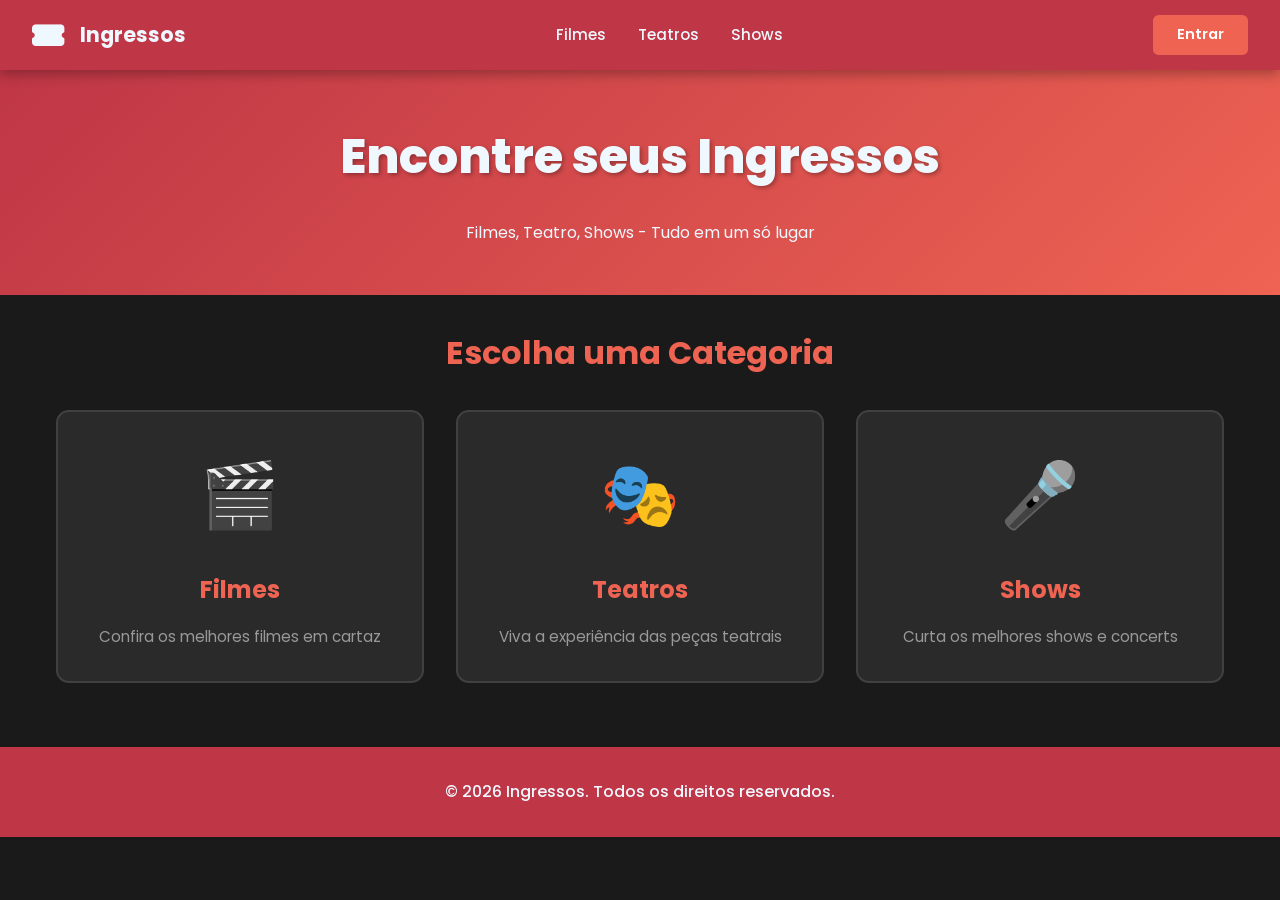
<file: umbglhai/index.html>
<!DOCTYPE html>
<html lang="pt-BR">
<head>
    <meta charset="UTF-8">
    <meta name="viewport" content="width=device-width, initial-scale=1.0">
    <meta name="description" content="Plataforma de vendas de ingressos online - Filmes, Teatro e Shows">
    <link rel="stylesheet" href="index.css">
    <link rel="stylesheet" href="https://cdnjs.cloudflare.com/ajax/libs/font-awesome/6.4.0/css/all.min.css">
    <title>Ingressos</title>
</head>
<body>
    <header class="header">   
        <div class="header-container">
            <a href="index.html" class="logo">
                <i class="fas fa-ticket-alt"></i>
                <span>Ingressos</span>
            </a>

            <nav class="nav-links">
                <a href="filmes.html">Filmes</a>
                <a href="teatros.html">Teatros</a>
                <a href="shows.html">Shows</a>
            </nav>

            <div class="header-actions">
                <a href="login.html" class="btn-login">Entrar</a>
                <button class="hamburger" onclick="toggleMenu()">
                    <span></span>
                    <span></span>
                    <span></span>
                </button>
            </div>
        </div>
    </header>

    <section class="hero">
        <div class="hero-content">
            <h1>Encontre seus Ingressos</h1>
            <p>Filmes, Teatro, Shows - Tudo em um só lugar</p>
        </div>
    </section>

    <section class="categories">
        <div class="container">
            <h2>Escolha uma Categoria</h2>
            <div class="categories-grid">
                <a href="filmes.html" class="category-card">
                    <div class="category-icon">🎬</div>
                    <h3>Filmes</h3>
                    <p>Confira os melhores filmes em cartaz</p>
                </a>

                <a href="teatros.html" class="category-card">
                    <div class="category-icon">🎭</div>
                    <h3>Teatros</h3>
                    <p>Viva a experiência das peças teatrais</p>
                </a>

                <a href="shows.html" class="category-card">
                    <div class="category-icon">🎤</div>
                    <h3>Shows</h3>
                    <p>Curta os melhores shows e concerts</p>
                </a>
            </div>
        </div>
    </section>

    <footer class="footer">
        <div class="container">
            <p>&copy; 2026 Ingressos. Todos os direitos reservados.</p>
        </div>
    </footer>

    <script src="index.js"></script>
</body>
</html>
</file>
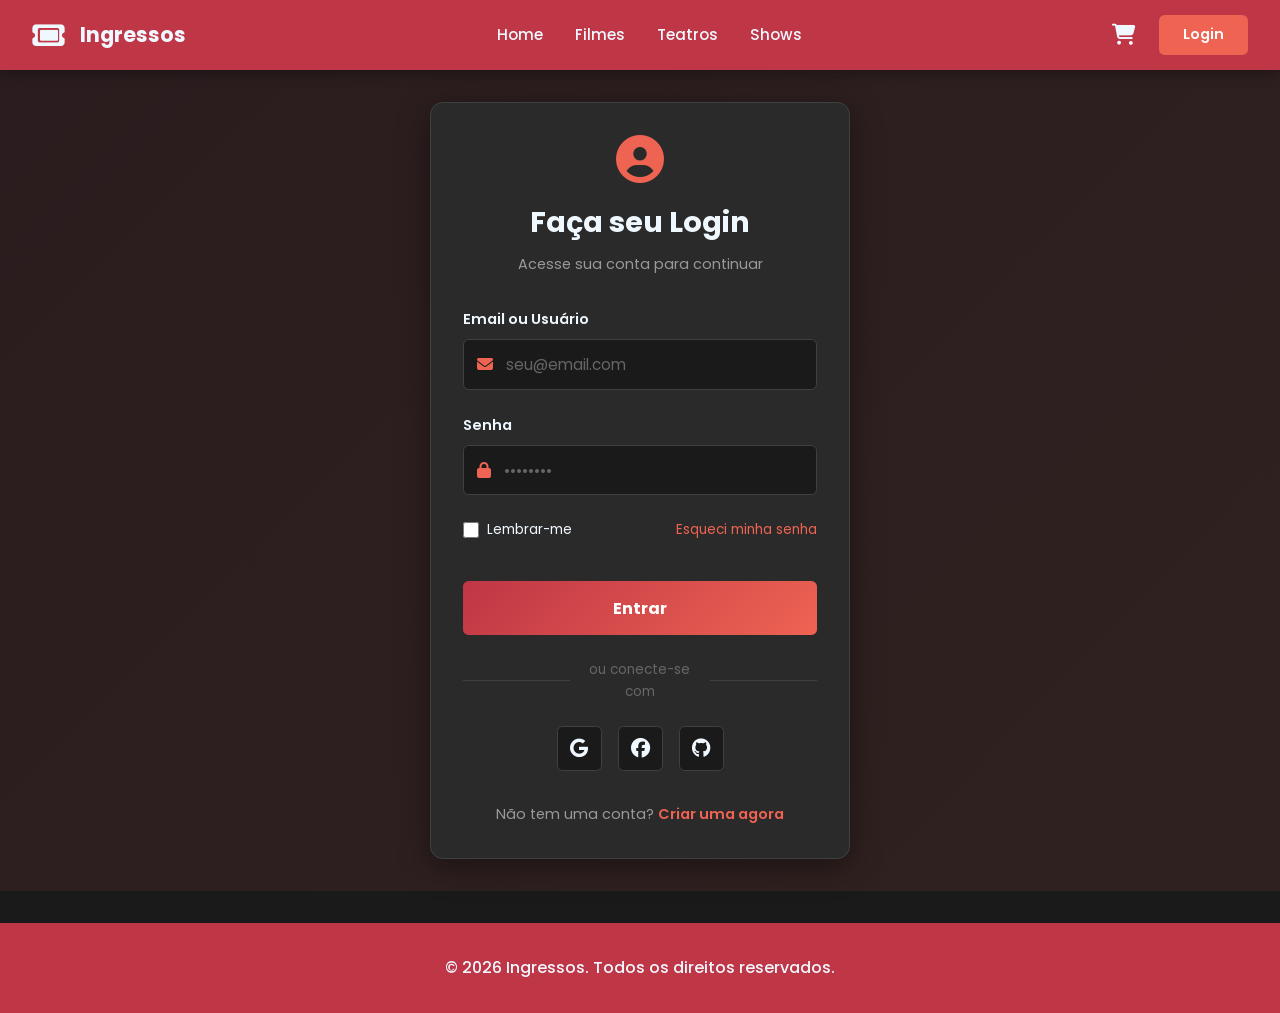
<file: umbglhai/login.html>
<!DOCTYPE html>
<html lang="pt-BR">
<head>
    <meta charset="UTF-8">
    <meta name="viewport" content="width=device-width, initial-scale=1.0">
    <title>Login - Ingressos</title>
    <link rel="stylesheet" href="index.css">
    <link rel="stylesheet" href="https://cdnjs.cloudflare.com/ajax/libs/font-awesome/6.4.0/css/all.min.css">
</head>
<body>
    <header class="header">
        <div class="header-container">
            <a href="index.html" class="logo">
                <i class="fas fa-ticket"></i>
                Ingressos
            </a>
            <nav class="nav-links">
                <a href="index.html">Home</a>
                <a href="filmes.html">Filmes</a>
                <a href="teatros.html">Teatros</a>
                <a href="shows.html">Shows</a>
            </nav>
            <div class="header-actions">
                <button class="btn-cart" onclick="viewCart()"><i class="fas fa-shopping-cart"></i></button>
                <a href="login.html" class="btn-login">Login</a>
                <button class="hamburger" onclick="toggleMenu()">
                    <span></span>
                    <span></span>
                    <span></span>
                </button>
            </div>
        </div>
    </header>

    <section class="login-section">
        <div class="login-container">
            <div class="login-box">
                <div class="login-header">
                    <i class="fas fa-user-circle"></i>
                    <h1>Faça seu Login</h1>
                    <p>Acesse sua conta para continuar</p>
                </div>

                <form class="login-form">
                    <div class="form-group">
                        <label for="email">Email ou Usuário</label>
                        <div class="input-group">
                            <i class="fas fa-envelope"></i>
                            <input type="email" id="email" placeholder="seu@email.com" required>
                        </div>
                    </div>

                    <div class="form-group">
                        <label for="password">Senha</label>
                        <div class="input-group">
                            <i class="fas fa-lock"></i>
                            <input type="password" id="password" placeholder="••••••••" required>
                        </div>
                    </div>

                    <div class="form-options">
                        <label class="remember-me">
                            <input type="checkbox">
                            <span>Lembrar-me</span>
                        </label>
                        <a href="#" class="forgot-password">Esqueci minha senha</a>
                    </div>

                    <button type="submit" class="btn-submit">Entrar</button>
                </form>

                <div class="login-divider">
                    <span>ou conecte-se com</span>
                </div>

                <div class="social-login">
                    <button class="social-btn google" type="button">
                        <i class="fab fa-google"></i>
                    </button>
                    <button class="social-btn facebook" type="button">
                        <i class="fab fa-facebook"></i>
                    </button>
                    <button class="social-btn github" type="button">
                        <i class="fab fa-github"></i>
                    </button>
                </div>

                <div class="login-footer">
                    <p>Não tem uma conta? <a href="#">Criar uma agora</a></p>
                </div>
            </div>
        </div>
    </section>

    <footer class="footer">
        <div class="container">
            <p>&copy; 2026 Ingressos. Todos os direitos reservados.</p>
        </div>
    </footer>

    <script src="index.js"></script>
</body>
</html>
</file>
<file: umbglhai/index.css>
@import url("https://fonts.googleapis.com/css2?family=Poppins:wght@300;400;500;600;700;800&display=swap");

:root {
    --color-primary: #BF3646;
    --color-accent: #EE6352;
    --color-text: aliceblue;
    --color-bg: #1a1a1a;
    --color-surface: #2a2a2a;
    --color-border: #404040;
    --spacing-xs: 0.5rem;
    --spacing-sm: 1rem;
    --spacing-md: 1.5rem;
    --spacing-lg: 2rem;
    --radius-sm: 0.35rem;
    --radius-lg: 0.8rem;
    --shadow: 0 4px 12px rgba(0, 0, 0, 0.3);
    --shadow-lg: 0 8px 32px rgba(0, 0, 0, 0.4);
    --transition: 0.3s ease;
}

* {
    box-sizing: border-box;
    margin: 0;
    padding: 0;
}

html {
    scroll-behavior: smooth;
    font-size: 16px;
}

body {
    font-family: Poppins, sans-serif;
    background: var(--color-bg);
    color: var(--color-text);
    line-height: 1.6;
}

.container, .header-container {
    max-width: 1400px;
    margin: 0 auto;
    padding: 0 var(--spacing-lg);
}

.header {
    background: var(--color-primary);
    position: sticky;
    top: 0;
    z-index: 100;
    box-shadow: var(--shadow);
}

.header-container {
    display: flex;
    align-items: center;
    justify-content: space-between;
    height: 70px;
}

.logo {
    display: flex;
    align-items: center;
    gap: var(--spacing-sm);
    text-decoration: none;
    color: var(--color-text);
    font-size: 1.3rem;
    font-weight: 700;
    transition: opacity var(--transition);
}

.logo:hover {
    opacity: 0.85;
}

.logo i {
    font-size: 1.8rem;
}

.nav-links {
    display: flex;
    gap: var(--spacing-lg);
    flex: 1;
    justify-content: center;
}

.nav-links a {
    color: var(--color-text);
    text-decoration: none;
    font-weight: 500;
    font-size: 0.95rem;
    transition: opacity var(--transition);
}

.nav-links a:hover {
    opacity: 0.75;
}

.header-actions {
    display: flex;
    align-items: center;
    gap: var(--spacing-md);
}

.btn-cart {
    background: none;
    border: none;
    color: var(--color-text);
    font-size: 1.3rem;
    cursor: pointer;
    transition: transform var(--transition);
}

.btn-cart:hover {
    transform: scale(1.1);
}

.btn-buy, .btn-login {
    background: var(--color-accent);
    color: white;
    border: none;
    border-radius: var(--radius-sm);
    font-weight: 600;
    cursor: pointer;
    transition: background-color var(--transition);
}

.btn-login {
    padding: var(--spacing-xs) var(--spacing-md);
    text-decoration: none;
    font-size: 0.9rem;
}

.btn-buy {
    padding: 0.6rem 1rem;
    font-size: 0.85rem;
    white-space: nowrap;
}

.btn-buy:hover, .btn-login:hover {
    background: #d94535;
}

.hamburger {
    display: none;
    flex-direction: column;
    gap: 4px;
    cursor: pointer;
    background: none;
    border: none;
    padding: 0;
}

.hamburger span {
    width: 25px;
    height: 3px;
    background: var(--color-text);
    border-radius: 2px;
    transition: all var(--transition);
}

.hamburger.active span:nth-child(1) {
    transform: rotate(45deg) translate(8px, 8px);
}

.hamburger.active span:nth-child(2) {
    opacity: 0;
}

.hamburger.active span:nth-child(3) {
    transform: rotate(-45deg) translate(7px, -8px);
}

.hero {
    background: linear-gradient(135deg, var(--color-primary) 0%, var(--color-accent) 100%);
    padding: var(--spacing-lg) var(--spacing-md);
    text-align: center;
    min-height: 25vh;
    display: flex;
    align-items: center;
    justify-content: center;
}

.hero-content h1 {
    font-size: clamp(2rem, 5vw, 3rem);
    margin-bottom: var(--spacing-md);
    font-weight: 800;
    text-shadow: 2px 2px 4px rgba(0, 0, 0, 0.3);
}

.categories, .category-section {
    padding: var(--spacing-lg) var(--spacing-md);
}

.categories h2 {
    text-align: center;
    font-size: 2rem;
    margin-bottom: var(--spacing-lg);
    color: var(--color-accent);
}

.categories-grid, .grid {
    display: grid;
    gap: var(--spacing-lg);
}

.categories-grid {
    grid-template-columns: repeat(auto-fit, minmax(280px, 1fr));
}

.grid {
    grid-template-columns: repeat(auto-fill, minmax(280px, 1fr));
}

.category-card {
    background: var(--color-surface);
    border: 2px solid var(--color-border);
    border-radius: var(--radius-lg);
    padding: var(--spacing-lg);
    text-align: center;
    text-decoration: none;
    cursor: pointer;
    transition: all var(--transition);
}

.category-card:hover {
    transform: translateY(-8px);
    border-color: var(--color-accent);
    box-shadow: 0 12px 24px rgba(238, 99, 82, 0.2);
}

.category-icon {
    font-size: 4rem;
    margin-bottom: var(--spacing-md);
}

.category-card h3 {
    font-size: 1.5rem;
    margin-bottom: var(--spacing-sm);
    color: var(--color-accent);
}

.category-card p {
    color: #999;
    font-size: 0.95rem;
}

.ticket-card {
    background: var(--color-surface);
    border: 1px solid var(--color-border);
    border-radius: var(--radius-lg);
    overflow: hidden;
    display: flex;
    flex-direction: column;
    transition: all var(--transition);
    box-shadow: 0 2px 8px rgba(0, 0, 0, 0.2);
}

.ticket-card:hover {
    transform: translateY(-8px);
    box-shadow: 0 12px 24px rgba(238, 99, 82, 0.2);
    border-color: var(--color-accent);
}

.ticket-image {
    width: 100%;
    height: 200px;
    object-fit: cover;
    transition: transform var(--transition);
}

.ticket-card:hover .ticket-image {
    transform: scale(1.05);
}

.ticket-content {
    padding: var(--spacing-md);
    flex: 1;
    display: flex;
    flex-direction: column;
    gap: var(--spacing-sm);
}

.ticket-content h3 {
    font-size: 1.1rem;
    font-weight: 700;
    line-height: 1.3;
}

.ticket-description, .ticket-info {
    font-size: 0.85rem;
    margin: 0;
    line-height: 1.4;
}

.ticket-description {
    color: #ccc;
}

.ticket-info {
    color: #999;
    display: flex;
    align-items: center;
    gap: 0.5rem;
}

.ticket-footer {
    display: flex;
    justify-content: space-between;
    align-items: center;
    gap: var(--spacing-sm);
    margin-top: auto;
    padding-top: var(--spacing-md);
    border-top: 1px solid var(--color-border);
}

.price {
    font-size: 1.2rem;
    color: var(--color-accent);
    font-weight: 700;
}

.footer {
    background: var(--color-primary);
    padding: var(--spacing-lg);
    text-align: center;
    margin-top: var(--spacing-lg);
    color: var(--color-text);
    font-weight: 500;
}

.login-section {
    min-height: 80vh;
    display: flex;
    align-items: center;
    justify-content: center;
    padding: var(--spacing-lg);
    background: linear-gradient(135deg, rgba(191, 54, 70, 0.1) 0%, rgba(238, 99, 82, 0.1) 100%);
}

.login-container {
    width: 100%;
    max-width: 420px;
}

.login-box {
    background: var(--color-surface);
    border: 1px solid var(--color-border);
    border-radius: var(--radius-lg);
    padding: var(--spacing-lg);
    box-shadow: var(--shadow-lg);
}

.login-header {
    text-align: center;
    margin-bottom: var(--spacing-lg);
}

.login-header i {
    font-size: 3rem;
    color: var(--color-accent);
    margin-bottom: var(--spacing-sm);
    display: block;
}

.login-header h1 {
    font-size: 1.8rem;
    color: var(--color-text);
    margin-bottom: 0.5rem;
}

.login-header p {
    color: #999;
    font-size: 0.9rem;
}

.login-form {
    display: flex;
    flex-direction: column;
    gap: var(--spacing-md);
}

.form-group {
    display: flex;
    flex-direction: column;
    gap: 0.5rem;
}

.form-group label {
    font-size: 0.9rem;
    font-weight: 600;
    color: var(--color-text);
}

.input-group {
    display: flex;
    align-items: center;
    background: var(--color-bg);
    border: 1px solid var(--color-border);
    border-radius: var(--radius-sm);
    padding: 0.8rem;
    transition: all var(--transition);
}

.input-group:focus-within {
    border-color: var(--color-accent);
    box-shadow: 0 0 0 2px rgba(238, 99, 82, 0.1);
}

.input-group i {
    color: var(--color-accent);
    margin-right: 0.8rem;
    font-size: 1rem;
}

.input-group input {
    flex: 1;
    background: none;
    border: none;
    color: var(--color-text);
    font-family: Poppins, sans-serif;
    font-size: 0.95rem;
    outline: none;
}

.input-group input::placeholder {
    color: #666;
}

.form-options {
    display: flex;
    justify-content: space-between;
    align-items: center;
    font-size: 0.85rem;
}

.remember-me {
    display: flex;
    align-items: center;
    gap: 0.5rem;
    cursor: pointer;
    color: var(--color-text);
}

.remember-me input {
    cursor: pointer;
    accent-color: var(--color-accent);
    width: 16px;
    height: 16px;
}

.forgot-password {
    color: var(--color-accent);
    text-decoration: none;
    transition: opacity var(--transition);
}

.forgot-password:hover {
    opacity: 0.8;
}

.btn-submit {
    background: linear-gradient(135deg, var(--color-primary) 0%, var(--color-accent) 100%);
    color: white;
    border: none;
    padding: 0.9rem 1.5rem;
    border-radius: var(--radius-sm);
    font-weight: 700;
    font-size: 1rem;
    cursor: pointer;
    transition: all var(--transition);
    font-family: Poppins, sans-serif;
    margin-top: var(--spacing-sm);
}

.btn-submit:hover {
    transform: translateY(-2px);
    box-shadow: 0 6px 20px rgba(238, 99, 82, 0.3);
}

.btn-submit:active {
    transform: translateY(0);
}

.login-divider {
    display: flex;
    align-items: center;
    gap: 1rem;
    margin: var(--spacing-md) 0;
    color: #666;
}

.login-divider span {
    flex: 1;
    text-align: center;
    font-size: 0.85rem;
}

.login-divider::before, .login-divider::after {
    content: '';
    flex: 1;
    height: 1px;
    background: var(--color-border);
}

.social-login {
    display: flex;
    gap: 1rem;
    justify-content: center;
}

.social-btn {
    width: 45px;
    height: 45px;
    border: 1px solid var(--color-border);
    background: var(--color-bg);
    border-radius: var(--radius-sm);
    cursor: pointer;
    display: flex;
    align-items: center;
    justify-content: center;
    transition: all var(--transition);
    color: var(--color-text);
    font-size: 1.2rem;
}

.social-btn:hover {
    border-color: var(--color-accent);
    color: var(--color-accent);
    transform: translateY(-2px);
}

.social-btn.google:hover {
    background: rgba(219, 68, 55, 0.1);
}

.social-btn.facebook:hover {
    background: rgba(59, 89, 152, 0.1);
}

.social-btn.github:hover {
    background: rgba(238, 99, 82, 0.1);
}

.login-footer {
    text-align: center;
    margin-top: var(--spacing-lg);
    font-size: 0.9rem;
    color: #999;
}

.login-footer a {
    color: var(--color-accent);
    text-decoration: none;
    font-weight: 600;
    transition: opacity var(--transition);
}

.login-footer a:hover {
    opacity: 0.8;
}

@media (max-width: 768px) {
    .header-container {
        padding: 0 var(--spacing-sm);
        height: 65px;
    }

    .hamburger {
        display: flex;
    }

    .nav-links {
        display: none;
    }

    .nav-links.active {
        display: flex;
        position: absolute;
        top: 65px;
        left: 0;
        right: 0;
        flex-direction: column;
        background: var(--color-primary);
        padding: var(--spacing-md);
        gap: var(--spacing-md);
        box-shadow: var(--shadow);
        z-index: 99;
    }

    .hero {
        padding: var(--spacing-md);
    }

    .categories-grid, .grid {
        gap: var(--spacing-md);
    }

    .grid {
        grid-template-columns: repeat(auto-fill, minmax(250px, 1fr));
    }

    .categories-grid {
        grid-template-columns: 1fr;
    }

    .login-section {
        min-height: 100vh;
        padding: var(--spacing-md);
    }

    .login-container {
        max-width: 100%;
    }

    .login-box {
        padding: var(--spacing-md);
    }

    .login-header i {
        font-size: 2.5rem;
    }

    .login-header h1 {
        font-size: 1.5rem;
    }

    .form-options {
        flex-direction: column;
        gap: 1rem;
        align-items: flex-start;
    }
}

@media (max-width: 480px) {
    html {
        font-size: 14px;
    }

    .header-container {
        height: 55px;
        padding: 0 0.5rem;
        gap: var(--spacing-xs);
    }

    .logo {
        font-size: 1rem;
        gap: 0.25rem;
    }

    .logo i {
        font-size: 1.2rem;
    }

    .logo span {
        display: none;
    }

    .btn-login {
        padding: 0.4rem 0.8rem;
        font-size: 0.8rem;
    }

    .btn-cart {
        font-size: 1.1rem;
    }

    .hamburger span {
        width: 20px;
        height: 2px;
    }

    .hero-content h1 {
        font-size: clamp(1.5rem, 4vw, 2rem);
    }

    .categories h2 {
        font-size: 1.5rem;
    }

    .category-card {
        padding: var(--spacing-md);
    }

    .categories-grid, .grid {
        grid-template-columns: 1fr;
    }
}
</file>
